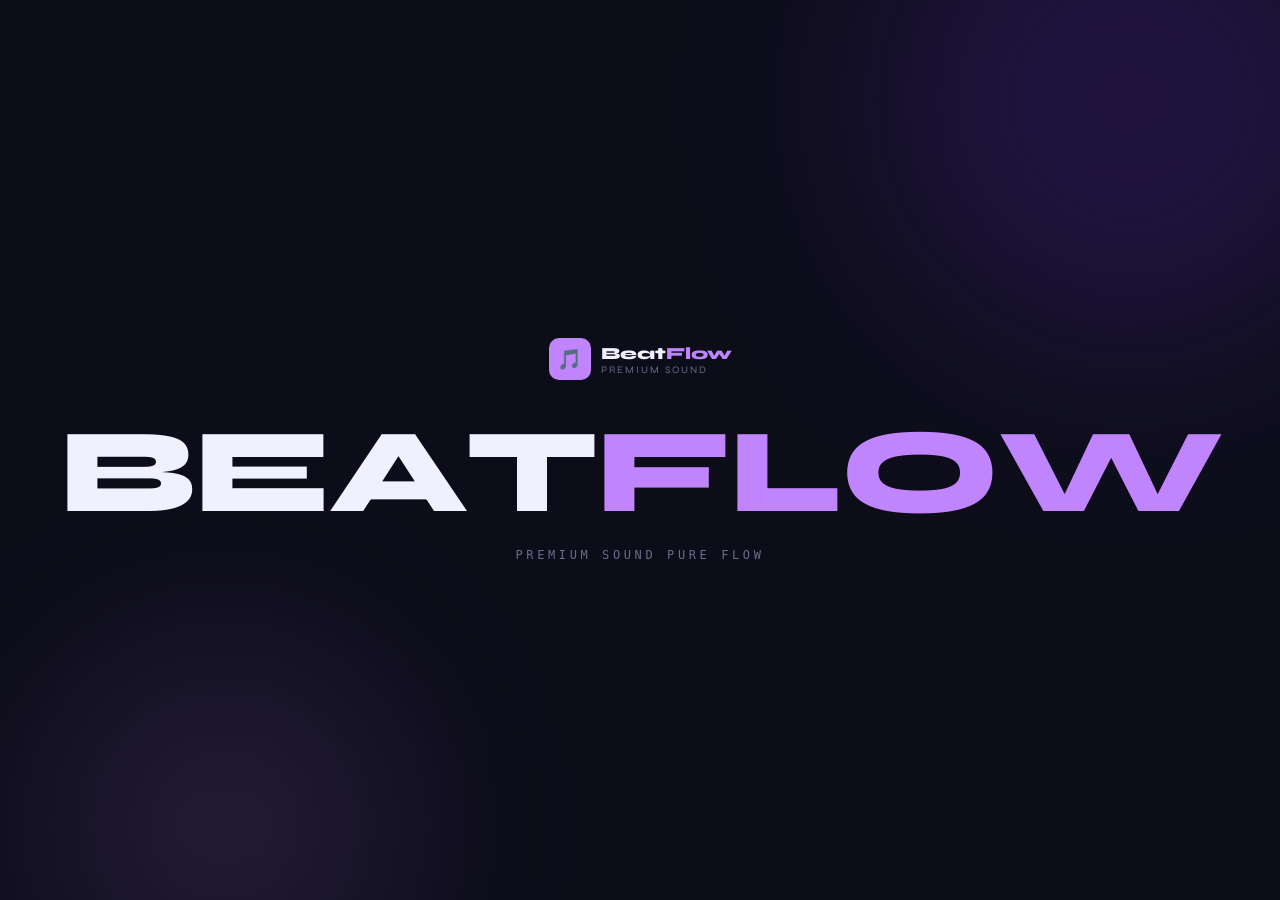
<file: index.html>
<!DOCTYPE html>
<html lang="en">
<head>
<meta charset="UTF-8">
<title>BeatFlow</title>
<link rel="stylesheet" href="css/index.css">
<link rel="stylesheet" href="css/sidebar.css">
<link rel="stylesheet" href="css/SongCard.css">
<link rel="stylesheet" href="css/player.css">
<link rel="stylesheet" href="css/library.css">
<link href="https://fonts.googleapis.com/css2?family=Syne:wght@400;700;800&family=DM+Sans:wght@400;500&display=swap" rel="stylesheet">
</head>
<body>
<div class="app-layout">
  <div class="sidebar">
    <div class="logo">
      <div class="logo-icon">🎵</div>
      <div class="logo-text">
        <h2>BeatFlow</h2>
        <p>Premium Sound</p>
      </div>
    </div>

    <span class="nav-label">Menu</span>

    <ul class="menu">
      <li onclick="navigate('Home')" id="homeBtn" class="active">
        <span class="menu-icon">🏠</span> Home
      </li>
      <li onclick="navigate('Library')" id="libBtn">
        <span class="menu-icon">🎵</span> Library
      </li>
      <li onclick="location.href='about.html'">
        <span class="menu-icon">📈</span> About
      </li>
      <li onclick="location.href='contact.html'">
        <span class="menu-icon">✉️</span> Contact
      </li>
    </ul>
  </div>
  <div class="main-content">
    <div id="homePage">
      <div class="section-header">
        <h1>Home</h1>
      </div>

      <div class="song-container" id="songs"></div>
    </div>
    <div id="libraryPage" style="display:none;">
      <div class="library-page">

        <div class="section-header">
          <h1>Library</h1>
          <p id="libCount">0 tracks saved</p>
        </div>

        <div id="libraryEmpty" class="library-empty">
          <div class="empty-icon">🎵</div>
          <h3>Your library is empty</h3>
          <p>Play a song and hit the <span>+</span> button</p>
        </div>

        <div class="song-container" id="library"></div>

      </div>
    </div>

  </div>
</div>
<template id="songCardTemplate">
  <div class="song-card">

    <div class="song-image-wrap">
      <img class="song-image">
    </div>

    <div class="song-info">
      <h3 class="song-title"></h3>
      <p class="song-artist"></p>
    </div>

    <button class="play-button">▶</button>

  </div>
</template>
<div class="player" onclick="openPlayerPage()">
  <div class="player-left" onclick="event.stopPropagation()">
    <img id="cover" src="">
    <div>
      <h4 id="title">No song selected</h4>
      <p id="artist">Pick a track</p>
    </div>

    <button id="addBtn" class="add-btn"
      onclick="event.stopPropagation(); addToLibrary()">+</button>
  </div>
  <div class="player-center">
    <button class="ctrl-btn"
      onclick="event.stopPropagation(); rewind()">⏮</button>

    <button id="playBtn" class="play-btn"
  onclick="event.stopPropagation(); togglePlay()">▶</button>

    <button class="ctrl-btn"
      onclick="event.stopPropagation(); forward()">⏭</button>
  </div>
  <div class="player-right" onclick="event.stopPropagation()">
    <input type="range" id="volume"
      min="0" max="1" step="0.01" value="0.8"
      onclick="event.stopPropagation()">
  </div>

</div>

</div>
<audio id="audio"></audio>
<script src="js/app.js">
</script>

</body>
</html>
</file>
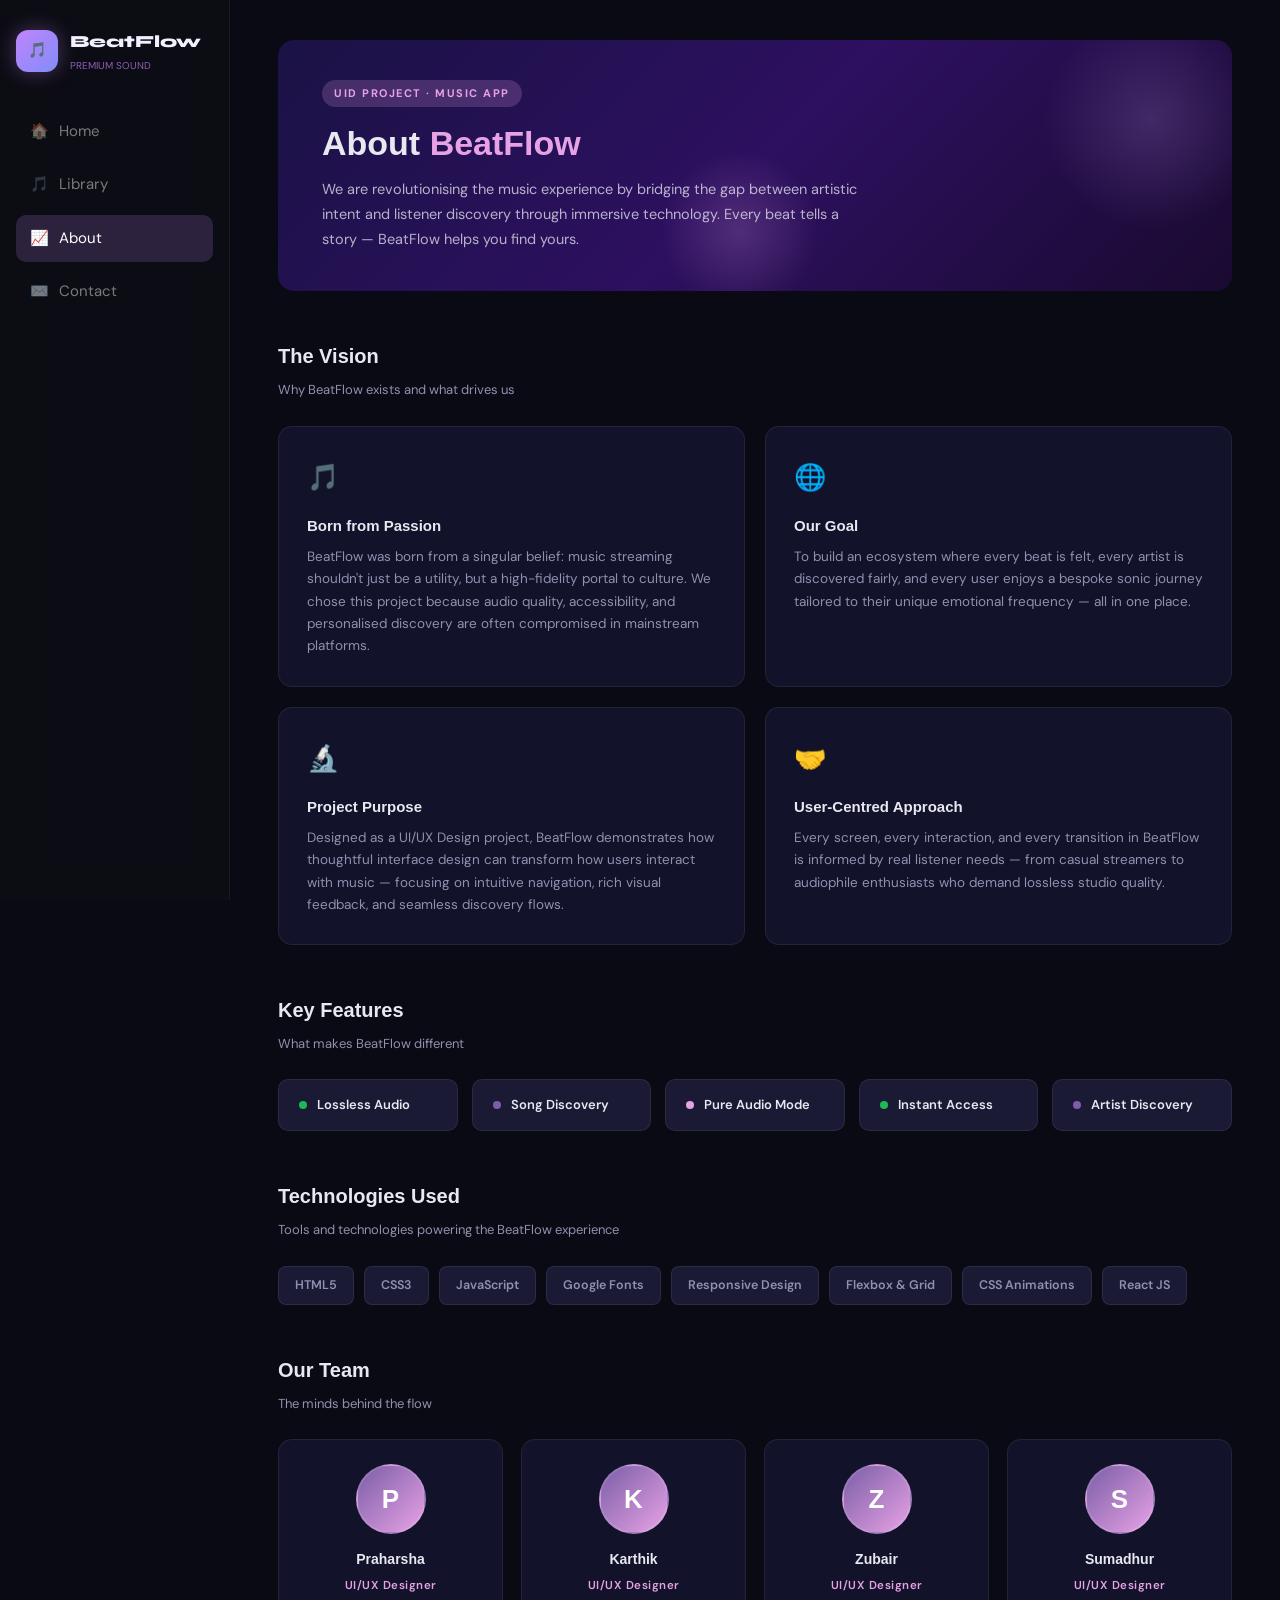
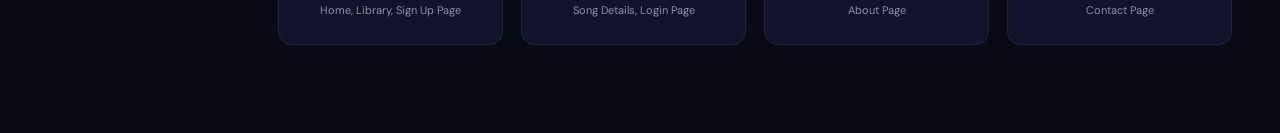
<file: about.html>
<!DOCTYPE html>
<html lang="en">
<head>
  <meta charset="UTF-8" />
  <meta name="viewport" content="width=device-width, initial-scale=1.0"/>
  <title>BeatFlow – About</title>
  <link href="https://fonts.googleapis.com/css2?family=Syne:wght@400;700;800&family=DM+Sans:wght@400;500&display=swap" rel="stylesheet">
  <style>

    * { margin: 0; padding: 0; box-sizing: border-box; }
  .main {
    opacity: 0;
    transform: translateY(30px);
    animation: fadeInUp 0.8s ease forwards;
  }
  .hero {
    opacity: 0;
    transform: translateY(30px);
    animation: fadeInUp 1s ease forwards;
  }
  .vision-card,
  .team-card {
    opacity: 0;
    transform: translateY(30px);
    animation: fadeInUp 1s ease forwards;
  }

  @keyframes fadeInUp {
    to {
      opacity: 1;
      transform: translateY(0);
    }
  }
    body {
      background: #0a0a14;
      color: #e8e8f0;
      font-family: 'DM Sans', sans-serif;
      font-size: 15px;
      line-height: 1.7;
    }
    a { text-decoration: none; color: inherit; }

    nav {
      background: #0d0d20;
      display: flex;
      align-items: center;
      justify-content: space-between;
      padding: 0 32px;
      height: 52px;
      border-bottom: 1px solid rgba(255,255,255,0.06);
      position: sticky; top: 0; z-index: 100;
    }
.sidebar {
  position: sticky;
  top: 0;
}
.sidebar {
  width: 230px;
  min-width: 230px;
  height: 100vh;
  background: rgba(14, 14, 20, 0.85);
  backdrop-filter: blur(20px);
  border-right: 1px solid rgba(255,255,255,0.06);
  padding: 28px 16px;
  display: flex;
  flex-direction: column;
}
.logo {
  display: flex;
  align-items: center;
  gap: 12px;
  margin-bottom: 30px;
}

.logo-icon {
  width: 42px;
  height: 42px;
  background: linear-gradient(135deg, #c084fc, #818cf8);
  border-radius: 12px;
  display: flex;
  align-items: center;
  justify-content: center;
  box-shadow: 0 0 20px rgba(192,132,252,0.35);
}
.logo-text h2 {
  font-family: 'Syne', sans-serif;
  font-size: 17px;
  font-weight: 800;
  color: #f1f0ff;
}
.logo-text p {
  font-size: 10px;
  color: rgba(192,132,252,0.7);
}
.menu {
  list-style: none;
  display: flex;
  flex-direction: column;
  gap: 6px;
}
.menu li {
  display: flex;
  align-items: center;
  gap: 10px;
  padding: 11px 14px;
  border-radius: 10px;
  cursor: pointer;
  color: rgba(255,255,255,0.45);
  transition: 0.2s;
}
.menu li:hover {
  color: #fff;
  background: rgba(192,132,252,0.1);
}

.menu li.active {
  color: #fff;
  background: rgba(192,132,252,0.18);
}
.nav-logo {
      font-family: 'Raleway', sans-serif;
      font-weight: 800;
      font-size: 20px;
      color: #E7A2E5;
      letter-spacing: -0.5px;
}
    .nav-logo span { color: #e8e8f0; }
    .nav-links { display: flex; gap: 28px; font-size: 13px; color: #9090b0; }
    .nav-links a:hover { color: #e8e8f0; }
    .nav-links a.active { color: #E7A2E5; font-weight: 600; }
    .nav-right { display: flex; gap: 12px; align-items: center; }
    .nav-right .icon-btn {
      background: none; border: none; cursor: pointer;
      color: #9090b0; font-size: 16px; padding: 4px 8px;
    }

    .layout { display: flex; min-height: calc(100vh - 52px); }
    .sidebar {
      width: 200px; min-width: 200px;
      background: #0d0d20;
      border-right: 1px solid rgba(255,255,255,0.05);
      padding: 24px 0;
      display: flex; flex-direction: column; gap: 4px;
    }
    .sidebar-item {
      display: flex; align-items: center; gap: 12px;
      padding: 10px 24px; font-size: 13px; color: #9090b0;
      cursor: pointer; border-left: 2px solid transparent;
      transition: all 0.2s;
    }
    .sidebar-item:hover { color: #e8e8f0; background: rgba(255,255,255,0.04); }
    .sidebar-item.active {
      color: #E7A2E5;
      border-left-color: #E7A2E5;
      background: rgba(231,162,229,0.08);
    }
    .sidebar-icon { font-size: 15px; width: 18px; text-align: center; }

    .main { flex: 1; padding: 40px 48px; overflow-y: auto; }
    .hero {
      background: linear-gradient(135deg, #1a1245 0%, #2d1060 50%, #1a0a30 100%);
      border-radius: 16px;
      padding: 40px 44px;
      margin-bottom: 48px;
      position: relative;
      overflow: hidden;
    }
    .hero::before {
      content: '';
      position: absolute; top: -30px; right: -30px;
      width: 220px; height: 220px;
      background: radial-gradient(circle, rgba(123,94,167,0.35) 0%, transparent 70%);
      border-radius: 50%;
    }
    .hero::after {
      content: '';
      position: absolute; bottom: -20px; left: 40%;
      width: 160px; height: 160px;
      background: radial-gradient(circle, rgba(231,162,229,0.2) 0%, transparent 70%);
      border-radius: 50%;
    }
    .hero-tag {
      display: inline-block;
      background: rgba(231,162,229,0.2);
      color: #E7A2E5;
      font-size: 11px; font-weight: 700;
      letter-spacing: 1.5px; text-transform: uppercase;
      padding: 4px 12px; border-radius: 20px;
      margin-bottom: 16px;
    }
    .hero h1 {
      font-family: 'Raleway', sans-serif;
      font-size: 34px; font-weight: 800;
      line-height: 1.2; margin-bottom: 14px;
      position: relative; z-index: 1;
    }
    .hero h1 span { color: #E7A2E5; }
    .hero p {
      color: rgba(232,232,240,0.75);
      max-width: 540px; font-size: 14.5px;
      position: relative; z-index: 1;
    }

    .section-title {
      font-family: 'Raleway', sans-serif;
      font-size: 20px; font-weight: 700;
      margin-bottom: 6px;
      color: #e8e8f0;
    }
    .section-sub {
      color: #9090b0; font-size: 13px;
      margin-bottom: 24px;
    }

    .vision-grid {
      display: grid;
      grid-template-columns: 1fr 1fr;
      gap: 20px;
      margin-bottom: 48px;
    }
    .vision-card {
      background: #12122a;
      border: 1px solid rgba(255,255,255,0.07);
      border-radius: 14px;
      padding: 28px;
      transition: transform 0.2s, border-color 0.2s;
    }
    .vision-card:hover {
      transform: translateY(-3px);
      border-color: rgba(231,162,229,0.3);
    }
    .vision-card .icon { font-size: 26px; margin-bottom: 14px; }
    .vision-card h3 {
      font-family: 'Raleway', sans-serif;
      font-size: 15px; font-weight: 700;
      margin-bottom: 8px;
      color: #e8e8f0;
    }
    .vision-card p { color: #9090b0; font-size: 13.5px; line-height: 1.65; }

    .features-row {
      display: flex; gap: 14px;
      margin-bottom: 48px;
      flex-wrap: wrap;
    }
    .feature-pill {
      background: #1a1a35;
      border: 1px solid rgba(255,255,255,0.07);
      border-radius: 10px;
      padding: 14px 20px;
      display: flex; align-items: center; gap: 10px;
      font-size: 13px; font-weight: 600;
      color: #e8e8f0;
      flex: 1; min-width: 140px;
    }
    .feature-pill .dot {
      width: 8px;
      height: 8px;
      border-radius: 50%;
      background: #E7A2E5;
      flex-shrink: 0;
    }
    .feature-pill .dot.green { background: #1db954; }
    .feature-pill .dot.purple { background: #7b5ea7; }

    .tech-section { margin-bottom: 48px; }
    .tech-list {
      display: flex; flex-wrap: wrap; gap: 10px;
      margin-top: 16px;
    }
    .tech-badge {
      background: #1a1a35;
      border: 1px solid rgba(255,255,255,0.08);
      border-radius: 8px;
      padding: 8px 16px;
      font-size: 12.5px; font-weight: 600; color: #9090b0;
      transition: all 0.2s;
    }
    .tech-badge:hover { color: #e8e8f0; border-color: #7b5ea7; }

    .team-grid {
      display: grid;
      grid-template-columns: repeat(4, 1fr);
      gap: 18px;
      margin-bottom: 48px;
    }
    .team-card {
      background: #12122a;
      border: 1px solid rgba(255,255,255,0.07);
      border-radius: 14px;
      padding: 24px 16px;
      text-align: center;
      transition: transform 0.2s, border-color 0.2s;
    }
    .team-card:hover {
      transform: translateY(-4px);
      border-color: rgba(123,94,167,0.4);
    }
    .avatar {
      width: 70px; height: 70px;
      border-radius: 50%;
      background: linear-gradient(135deg, #7b5ea7, #E7A2E5);
      display: flex; align-items: center; justify-content: center;
      margin: 0 auto 14px;
      font-size: 26px; font-weight: 700;
      color: #fff;
      font-family: 'Raleway', sans-serif;
      border: 2px solid rgba(255,255,255,0.1);
    }
    .team-card h4 {
      font-family: 'Raleway', sans-serif;
      font-size: 14px; font-weight: 700;
      margin-bottom: 4px;
      color: #e8e8f0;
    }
    .team-card .role {
      font-size: 11.5px; color: #E7A2E5;
      font-weight: 600; letter-spacing: 0.5px;
      margin-bottom: 6px;
    }
    .team-card .dept { font-size: 11px; color: #9090b0; }

    footer {
      text-align: center;
      padding: 20px;
      color: #9090b0;
      font-size: 12px;
      border-top: 1px solid rgba(255,255,255,0.05);
    }
.sidebar {
  width: 230px;
  min-width: 230px;
  height: 100vh;
  background: rgba(14, 14, 20, 0.85);
  backdrop-filter: blur(20px);
  border-right: 1px solid rgba(255,255,255,0.06);
  padding: 28px 16px;
  display: flex;
  flex-direction: column;
}
.logo {
  display: flex;
  align-items: center;
  gap: 12px;
  margin-bottom: 30px;
}

.logo-icon {
  width: 42px;
  height: 42px;
  background: linear-gradient(135deg, #c084fc, #818cf8);
  border-radius: 12px;
  display: flex;
  align-items: center;
  justify-content: center;
  box-shadow: 0 0 20px rgba(192,132,252,0.35);
}

.logo-text h2 {
  font-family: 'Syne', sans-serif;
  font-size: 17px;
  font-weight: 800;
  color: #f1f0ff;
}

.logo-text p {
  font-size: 10px;
  color: rgba(192,132,252,0.7);
}
.menu {
  list-style: none;
  display: flex;
  flex-direction: column;
  gap: 6px;
}

.menu li {
  display: flex;
  align-items: center;
  gap: 10px;
  padding: 11px 14px;
  border-radius: 10px;
  cursor: pointer;
  color: rgba(255,255,255,0.45);
  transition: 0.2s;
}

.menu li:hover {
  color: #fff;
  background: rgba(192,132,252,0.1);
}

.menu li.active {
  color: #fff;
  background: rgba(192,132,252,0.18);
}

    @media (max-width: 900px) {
      .sidebar {
      position: fixed;
      top: 0;
      left: -100%;
      width: 220px;
      height: 100vh;
      z-index: 1000;
      transition: left 0.3s ease;
    }
      .main { padding: 24px 20px; }
      .vision-grid { grid-template-columns: 1fr; }
      .team-grid { grid-template-columns: repeat(2, 1fr); }
    }
    @media (max-width: 500px) {
      .team-grid { grid-template-columns: 1fr 1fr; }
      .hero h1 { font-size: 24px; }
    }
  </style>
</head>
<body>

<div class="layout">

  <div class="sidebar">
  <div class="logo">
    <div class="logo-icon">🎵</div>
    <div class="logo-text">
      <h2>BeatFlow</h2>
      <p>PREMIUM SOUND</p>
    </div>
  </div>

  <ul class="menu">
    <li onclick="window.location.href='/'">
      <span class="menu-icon">🏠</span><span>Home</span>
    </li>

    <li onclick="window.location.href='index.html#library'">
    <span class="menu-icon">🎵</span><span>Library</span>
    </li>

    <li class="active" onclick="window.location.href='/about.html'">
      <span class="menu-icon">📈</span><span>About</span>
    </li>

    <li onclick="window.location.href='/contact.html'">
      <span class="menu-icon">✉️</span><span>Contact</span>
    </li>
  </ul>
</div>

  <main class="main">

    <div class="hero">
      <div class="hero-tag">UID Project · Music App</div>
      <h1>About <span>BeatFlow</span></h1>
      <p>
        We are revolutionising the music experience by bridging the gap between
        artistic intent and listener discovery through immersive technology.
        Every beat tells a story — BeatFlow helps you find yours.
      </p>
    </div>

    <div class="section-title">The Vision</div>
    <p class="section-sub">Why BeatFlow exists and what drives us</p>

    <div class="vision-grid">
      <div class="vision-card">
        <div class="icon">🎵</div>
        <h3>Born from Passion</h3>
        <p>BeatFlow was born from a singular belief: music streaming shouldn't just be a utility, but a high-fidelity portal to culture. We chose this project because audio quality, accessibility, and personalised discovery are often compromised in mainstream platforms.</p>
      </div>
      <div class="vision-card">
        <div class="icon">🌐</div>
        <h3>Our Goal</h3>
        <p>To build an ecosystem where every beat is felt, every artist is discovered fairly, and every user enjoys a bespoke sonic journey tailored to their unique emotional frequency — all in one place.</p>
      </div>
      <div class="vision-card">
        <div class="icon">🔬</div>
        <h3>Project Purpose</h3>
        <p>Designed as a UI/UX Design project, BeatFlow demonstrates how thoughtful interface design can transform how users interact with music — focusing on intuitive navigation, rich visual feedback, and seamless discovery flows.</p>
      </div>
      <div class="vision-card">
        <div class="icon">🤝</div>
        <h3>User-Centred Approach</h3>
        <p>Every screen, every interaction, and every transition in BeatFlow is informed by real listener needs — from casual streamers to audiophile enthusiasts who demand lossless studio quality.</p>
      </div>
    </div>

    <div class="section-title">Key Features</div>
    <p class="section-sub">What makes BeatFlow different</p>

    <div class="features-row">
      <div class="feature-pill"><span class="dot green"></span> Lossless Audio</div>
      <div class="feature-pill"><span class="dot purple"></span> Song Discovery</div>
      <div class="feature-pill"><span class="dot"></span> Pure Audio Mode</div>
      <div class="feature-pill"><span class="dot green"></span> Instant Access</div>
      <div class="feature-pill"><span class="dot purple"></span> Artist Discovery</div>
    </div>

    <div class="tech-section">
      <div class="section-title">Technologies Used</div>
      <p class="section-sub">Tools and technologies powering the BeatFlow experience</p>
      <div class="tech-list">
        <span class="tech-badge">HTML5</span>
        <span class="tech-badge">CSS3</span>
        <span class="tech-badge">JavaScript</span>
        <span class="tech-badge">Google Fonts</span>
        <span class="tech-badge">Responsive Design</span>
        <span class="tech-badge">Flexbox & Grid</span>
        <span class="tech-badge">CSS Animations</span>
        <span class="tech-badge">React JS</span>
      </div>
    </div>

    <div class="section-title">Our Team</div>
    <p class="section-sub">The minds behind the flow</p>

    <div class="team-grid">
      <div class="team-card">
        <div class="avatar">P</div>
        <h4>Praharsha</h4>
        <div class="role">UI/UX Designer</div>
        <div class="dept">Home, Library, Sign Up Page</div>
      </div>
      <div class="team-card">
        <div class="avatar">K</div>
        <h4>Karthik</h4>
        <div class="role">UI/UX Designer</div>
        <div class="dept">Song Details, Login Page</div>
      </div>
      <div class="team-card">
        <div class="avatar">Z</div>
        <h4>Zubair</h4>
        <div class="role">UI/UX Designer</div>
        <div class="dept">About Page</div>
      </div>
      <div class="team-card">
        <div class="avatar">S</div>
        <h4>Sumadhur</h4>
        <div class="role">UI/UX Designer</div>
        <div class="dept">Contact Page</div>
      </div>
    </div>

  </main>
</div>
</body>
</html>
</file>
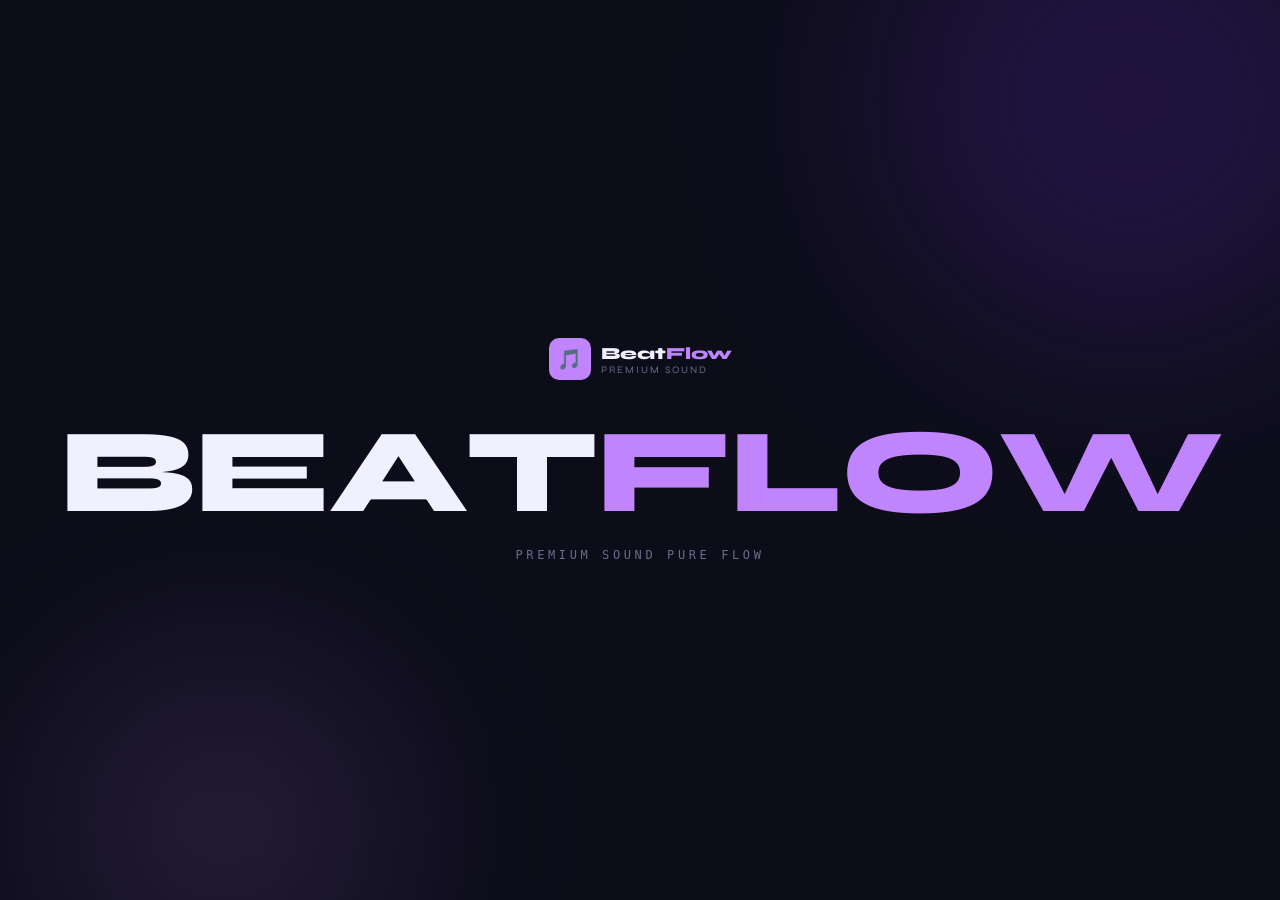
<file: loader.html>
<!DOCTYPE html>
<html lang="en">
<head>
  <meta charset="UTF-8" />
  <meta name="viewport" content="width=device-width, initial-scale=1.0"/>
  <title>BeatFlow</title>
  <link href="https://fonts.googleapis.com/css2?family=Syne:wght@800&display=swap" rel="stylesheet"/>
  <link rel="stylesheet" href="css/loader.css">
</head>
<body>
  <div class="orb1"></div>
  <div class="orb2"></div>
  <div class="logo">
    <div class="logo-icon">🎵</div>
    <div>
      <span class="logo-name">Beat<span>Flow</span></span>
      <span class="logo-tag">Premium Sound</span>
    </div>
  </div>
  <div class="title" id="title"></div>
  <p class="subtitle">Premium Sound  Pure Flow</p>
  <script>
    var word = "BEATFLOW";
    var title = document.getElementById('title');

    for (var i = 0; i < word.length; i++) {
      var span = document.createElement('span');
      if (i >= 4) {
        span.className = 'letter purple';
      } else {
        span.className = 'letter';
      }
      span.textContent = word[i];
      span.style.animationDelay = (i * 0.2) + 's';
      title.appendChild(span);
    }
    setTimeout(() => {
      window.location.href = "login.html";
    }, 5000);
  </script>
</body>
</html>
</file>
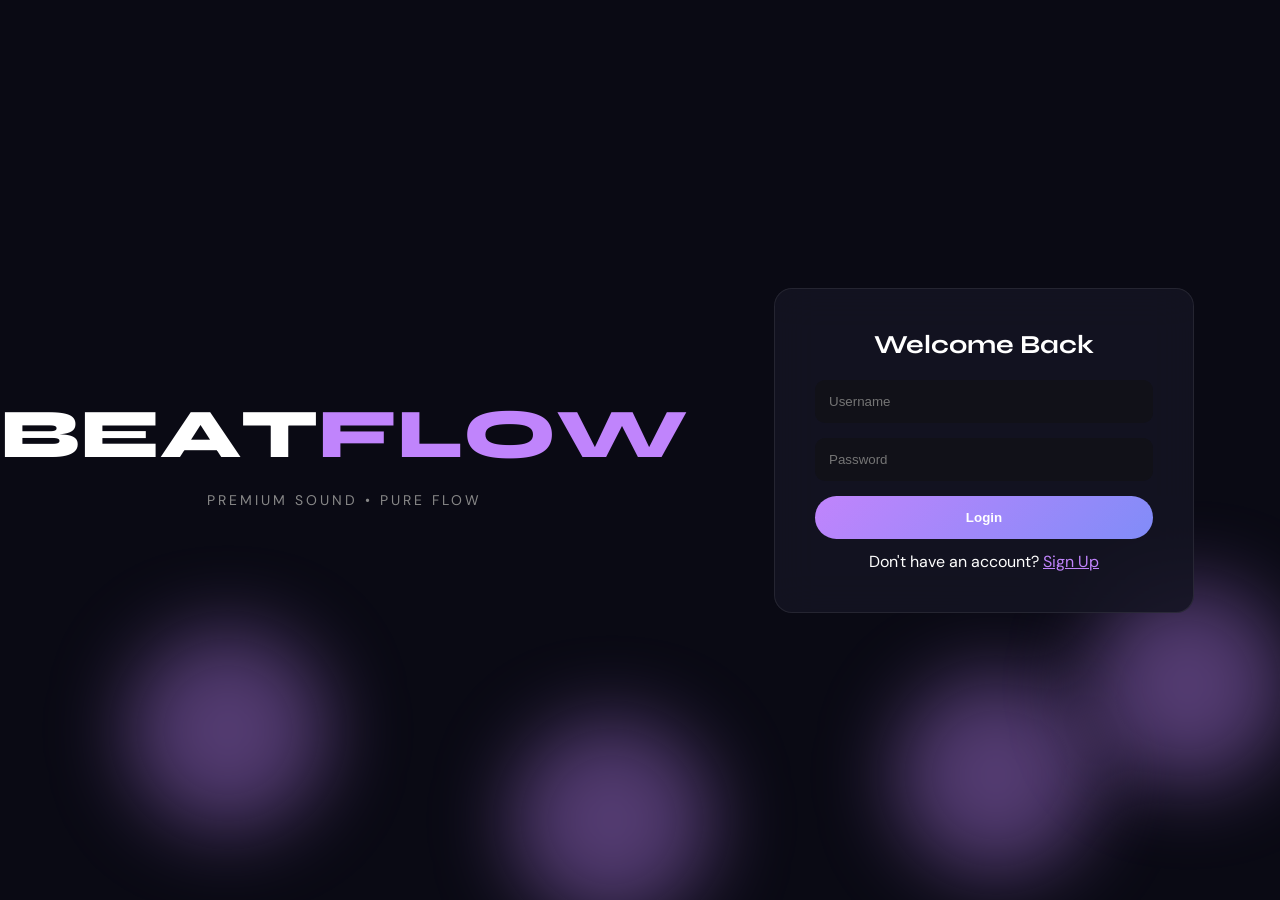
<file: login.html>
<!DOCTYPE html>
<html lang="en">
<head>
<meta charset="UTF-8">
<meta name="viewport" content="width=device-width, initial-scale=1.0">
<title>Login - BeatFlow</title>
<link href="css/login.css" rel="stylesheet">
<link href="https://fonts.googleapis.com/css2?family=Syne:wght@400;700;800&family=DM+Sans:wght@400;500&display=swap" rel="stylesheet">
</head>

<body>

<div class="bg">
  <div class="circle c1"></div>
  <div class="circle c2"></div>
  <div class="circle c3"></div>
  <div class="circle c4"></div>
</div>

<div class="wrapper">
  <div class="left">
    <div class="title" id="title"></div>
    <div class="tag">PREMIUM SOUND • PURE FLOW</div>
  </div>
  <div class="right">
    <div class="container">
      <h2>Welcome Back</h2>
      <input type="text" id="username" placeholder="Username">
      <input type="password" id="password" placeholder="Password">
      <button onclick="login()">Login</button>
      <p>Don't have an account? <a href="signup.html">Sign Up</a></p>
    </div>
  </div>
</div>

<script>
var word = "BEATFLOW";
var titleEl = document.getElementById('title');

for (var i = 0; i < word.length; i++) {
  var span = document.createElement('span');
  if (i >= 4) {
        span.className = 'letter purple';
      } else {
        span.className = 'letter';
  }
  span.textContent = word[i];
  span.style.animationDelay = (i * 0.08) + 's';
  titleEl.appendChild(span);
}
function login(){
  const username = document.getElementById("username").value
  const password = document.getElementById("password").value
  const user = JSON.parse(localStorage.getItem("user"))

  if(user && user.username === username && user.password === password){
    sessionStorage.setItem("isLoggedIn", "true")
    window.location.href = "/"
  } 
  else {
    alert("Invalid credentials")
  }
}
</script>
</body>
</html>
</file>
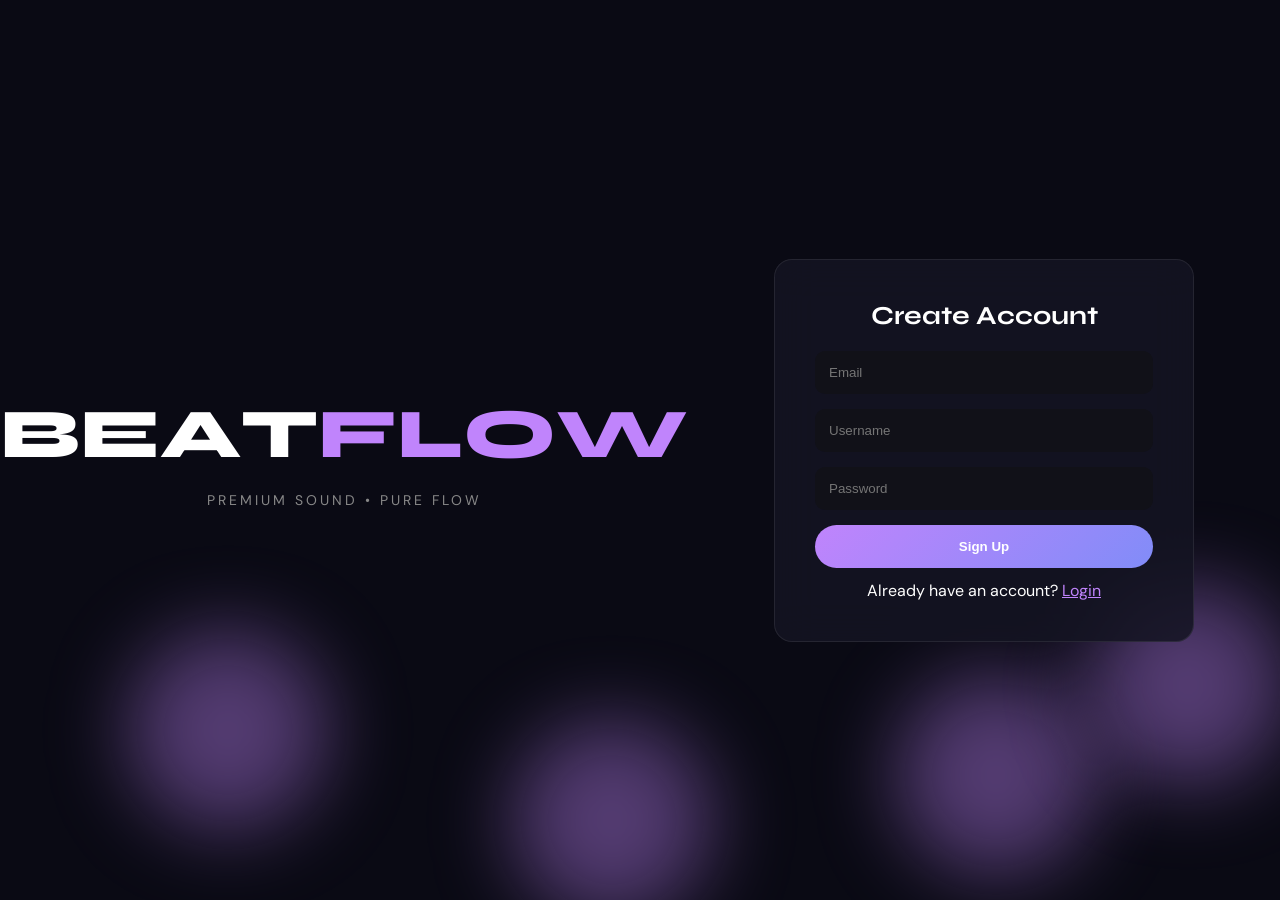
<file: signup.html>
<!DOCTYPE html>
<html lang="en">
<head>
<meta charset="UTF-8">
<meta name="viewport" content="width=device-width, initial-scale=1.0">
<title>Sign Up - BeatFlow</title>

<link href="https://fonts.googleapis.com/css2?family=Syne:wght@400;700;800&family=DM+Sans:wght@400;500&display=swap" rel="stylesheet">

<style>
*{margin:0;padding:0;box-sizing:border-box;}

body{
  font-family:'DM Sans',sans-serif;
  background:#0a0a14;
  color:#fff;
  display:flex;
  height:100vh;
}

.bg {
  position: fixed;
  inset: 0;
  z-index: -1;
}

.circle {
  position: absolute;
  width: 200px;
  height: 200px;
  border-radius: 50%;
  background: rgba(192,132,252,0.4);
  filter: blur(40px);
  animation: updown 5s infinite ease-in-out;
}

.c1 { left: 10%; top: 70%; }
.c2 { left: 40%; top: 80%; animation-delay: 1s; }
.c3 { left: 70%; top: 75%; animation-delay: 1s; }
.c4 { left: 85%; top: 65%; animation-delay: 1s; }

@keyframes updown {
  0%,100% { transform: translateY(0); }
  50% { transform: translateY(-100px); }
}
.wrapper{
  display:flex;
  width:100%;
}
.left{
  flex:1;
  display:flex;
  flex-direction:column;
  justify-content:center;
  align-items:center;
  gap:15px;
}
.title{
  display:flex;
}
.letter{
  font-family:'Syne';
  font-size:70px;
  font-weight:800;
  opacity:0;
  transform:translateY(40px);
  animation:letterIn 0.5s ease forwards;
}
.letter.purple{
  color:#c084fc;
}
@keyframes letterIn{
  to{
    opacity:1;
    transform:translateY(0);
  }
}
.tag{
  font-size:14px;
  color:#888;
  letter-spacing:3px;
}
.right{
  flex:1;
  display:flex;
  justify-content:center;
  align-items:center;
}
.container{
  width:420px;
  padding:40px;
  background:rgba(20,20,35,0.85);
  border-radius:18px;
  border:1px solid rgba(255,255,255,0.08);
  backdrop-filter:blur(20px);
}
h2{
  font-family:'Syne';
  text-align:center;
  margin-bottom:20px;
  font-size:26px;
}
input{
  width:100%;
  padding:14px;
  margin-bottom:15px;
  border-radius:10px;
  border:none;
  background:#111118;
  color:#fff;
}
button{
  width:100%;
  padding:14px;
  border:none;
  border-radius:30px;
  background:linear-gradient(135deg,#c084fc,#818cf8);
  color:white;
  font-weight:bold;
  cursor:pointer;
}
p{
  text-align:center;
  margin-top:12px;
}

a{color:#c084fc;}
@media(max-width:768px){
  .wrapper{
    flex-direction:column;
  }
}
@media (max-width: 1024px) {
  .letter {
    font-size: 50px;
  }
  .container {
    width: 360px;
    padding: 30px;
  }
  h2 {
    font-size: 22px;
  }
}
@media (max-width: 768px) {
  body {
    height: auto;
  }
  .wrapper {
    flex-direction: column;
    align-items: center;
    padding: 30px 20px;
    gap: 30px;
  }
  .left {
    order: 1;
    text-align: center;
  }
  .right {
    order: 2;
    width: 100%;
  }
  .container {
    width: 100%;
    max-width: 380px;
  }
  .letter {
    font-size: 40px;
  }
  .tag {
    font-size: 12px;
    letter-spacing: 2px;
  }
}

@media (max-width: 480px) {
  .letter {
    font-size: 30px;
  }
  .container {
    padding: 25px;
  }
  input {
    padding: 12px;
    font-size: 13px;
  }
  button {
    padding: 12px;
    font-size: 14px;
  }
  h2 {
    font-size: 20px;
  }
}
</style>
</head>

<body>

<div class="bg">
  <div class="circle c1"></div>
  <div class="circle c2"></div>
  <div class="circle c3"></div>
  <div class="circle c4"></div>
</div>

<div class="wrapper">

  <!-- LEFT -->
  <div class="left">
    <div class="title" id="title"></div>
    <div class="tag">PREMIUM SOUND • PURE FLOW</div>
  </div>

  <!-- RIGHT -->
  <div class="right">
    <div class="container">
      <h2>Create Account</h2>

      <input type="email" id="email" placeholder="Email">
      <input type="text" id="username" placeholder="Username">
      <input type="password" id="password" placeholder="Password">

      <button onclick="signup()">Sign Up</button>

      <p>Already have an account? <a href="login.html">Login</a></p>
    </div>
  </div>

</div>

<script>

var word = "BEATFLOW";
var titleEl = document.getElementById('title');

for (var i = 0; i < word.length; i++) {
  var span = document.createElement('span');
  if (i >= 4) {
        span.className = 'letter purple';
      } else {
        span.className = 'letter';
  }
  span.textContent = word[i];
  span.style.animationDelay = (i * 0.08) + 's';
  titleEl.appendChild(span);
}

function signup(){
  const email = document.getElementById("email").value
  const username=document.getElementById("username").value
  const password=document.getElementById("password").value

  if(!username || !password){
    alert("Enter all fields")
    return
  }

  localStorage.setItem("user", JSON.stringify({username,password}))
  localStorage.removeItem("isLoggedIn")

  window.location.href="login.html"
}
</script>

</body>
</html>
</file>
<file: css/index.css>
@import url('https://fonts.googleapis.com/css2?family=Syne:wght@400;600;700;800&family=DM+Sans:wght@300;400;500&display=swap');

:root {
  --bg: #0a0a0f;
  --surface: #111118;
  --surface2: #18181f;
  --surface3: #1f1f28;
  --border: rgba(255,255,255,0.07);
  --accent: #c084fc;
  --accent2: #818cf8;
  --accent3: #f472b6;
  --text: #a1a1b5;
  --text-h: #f1f0ff;
  --glow: rgba(192, 132, 252, 0.15);
}

* { box-sizing: border-box; margin: 0; padding: 0; }

body {
  font-family: 'DM Sans', sans-serif;
  background-color: var(--bg);
  color: var(--text);
  min-height: 100vh;
  overflow-x: hidden;
}

body::before {
  content: '';
  position: fixed;
  inset: 0;
  background:
    radial-gradient(ellipse 60% 50% at 15% 30%, rgba(129, 140, 248, 0.12) 0%, transparent 65%),
    radial-gradient(ellipse 50% 60% at 85% 70%, rgba(244, 114, 182, 0.10) 0%, transparent 40%),
    radial-gradient(ellipse 70% 40% at 50% 10%, rgba(192, 132, 252, 0.08) 0%, transparent 25%);
  pointer-events: none;
  z-index: 0;
}
body::after {
  content: '';
  position: fixed;
  inset: 0;
  background-image: radial-gradient(circle, rgba(255,255,255,0.04) 1px, transparent 1px);
  background-size: 32px 32px;
  pointer-events: none;
  z-index: 0;
}

#root {
  width: 100%;
  min-height: 100vh;
  display: flex;
  position: relative;
  z-index: 1;
}
.app-layout {
  display: flex;
  width: 100%;
  min-height: 100vh;
}

.main-content {
  flex: 1;
  overflow-y: auto;
}
.main-content {
  flex: 1;
  display: flex;
  flex-direction: column;
}

.song-container {
  display: flex;
  flex-wrap: wrap;
  gap: 20px;
  align-items: flex-start;
}
.player-center {
  position: absolute;
  left: 50%;
  transform: translateX(-50%);
  display: flex;
  align-items: center;
  gap: 20px;
}
.player-left {
  display: flex;
  align-items: center;
  gap: 12px;
}
.main-content {
  flex: 1;
  padding-left: 40px;  
  padding-top: 20px;   
}
.section-header {
  margin-left: 40px;  
  margin-bottom: 20px;
}
.song-container {
  padding: 40px 40px 140px;
}
.song-container {
  display: flex;
  flex-wrap: wrap;
  gap: 16px;
  padding: 40px 20px 140px; 
  width: 100%;               
  box-sizing: border-box;   
}
.page {
  opacity: 0;
  transform: translateY(20px);
  transition: all 0.4s ease;
}

.page.active {
  opacity: 1;
  transform: translateY(0);
}
.page.fade-out {
  opacity: 0;
  transform: translateY(10px);
}
</file>
<file: css/sidebar.css>
@import url('https://fonts.googleapis.com/css2?family=Syne:wght@400;600;700;800&display=swap');

.sidebar {
  width: 230px;
  min-width: 230px;
  height: 100vh;
  position: sticky;
  top: 0;
  background: rgba(14, 14, 20, 0.85);
  backdrop-filter: blur(20px);
  border-right: 1px solid rgba(255,255,255,0.06);
  display: flex;
  flex-direction: column;
  padding: 28px 16px;
  gap: 32px;
  z-index: 100;
}
.logo {
  display: flex;
  align-items: center;
  gap: 12px;
  padding: 0 8px;
}

.logo-icon {
  width: 42px;
  height: 42px;
  background: linear-gradient(135deg, #c084fc, #818cf8);
  border-radius: 12px;
  display: flex;
  align-items: center;
  justify-content: center;
  font-size: 18px;
  flex-shrink: 0;
  box-shadow: 0 0 20px rgba(192,132,252,0.35);
}

.logo-text h2 {
  font-family: 'Syne', sans-serif;
  font-size: 17px;
  font-weight: 800;
  color: #f1f0ff;
  letter-spacing: -0.3px;
  line-height: 1;
  margin-bottom: 3px;
}

.logo-text p {
  font-size: 10px;
  color: rgba(192,132,252,0.7);
  text-transform: uppercase;
  letter-spacing: 1.5px;
  font-weight: 500;
}
.nav-label {
  font-size: 10px;
  text-transform: uppercase;
  letter-spacing: 2px;
  color: rgba(255,255,255,0.2);
  font-weight: 600;
  padding: 0 12px;
  margin-bottom: -20px;
}
.menu {
  list-style: none;
  display: flex;
  flex-direction: column;
  gap: 4px;
}

.menu li {
  display: flex;
  align-items: center;
  gap: 12px;
  padding: 11px 14px;
  border-radius: 10px;
  cursor: pointer;
  color: rgba(255,255,255,0.45);
  font-size: 14px;
  font-weight: 500;
  transition: all 0.2s ease;
  position: relative;
  overflow: hidden;
}

.menu li::before {
  content: '';
  position: absolute;
  inset: 0;
  background: linear-gradient(135deg, rgba(192,132,252,0.12), rgba(129,140,248,0.08));
  opacity: 0;
  transition: opacity 0.2s ease;
  border-radius: 10px;
}

.menu li:hover {
  color: #f1f0ff;
  transform: translateX(3px);
}

.menu li:hover::before {
  opacity: 1;
}

.menu li:hover .menu-icon {
  color: #c084fc;
}

.menu li.active {
  color: #f1f0ff;
  background: linear-gradient(135deg, rgba(192,132,252,0.18), rgba(129,140,248,0.10));
  border: 1px solid rgba(192,132,252,0.2);
}

.menu li.active .menu-icon {
  color: #c084fc;
}
.menu li.active::after {
  content: '';
  position: absolute;
  right: 0;
  top: 25%;
  height: 50%;
  width: 3px;
  background: linear-gradient(to bottom, #c084fc, #818cf8);
  border-radius: 2px 0 0 2px;
}

.menu-icon {
  font-size: 16px;
  flex-shrink: 0;
  width: 18px;
  text-align: center;
}
.sidebar-bottom {
  margin-top: auto;
  display: flex;
  flex-direction: column;
  gap: 8px;
}

.sidebar-user {
  display: flex;
  align-items: center;
  gap: 10px;
  padding: 12px;
  border-radius: 12px;
  background: rgba(255,255,255,0.04);
  border: 1px solid rgba(255,255,255,0.06);
  cursor: pointer;
  transition: all 0.2s ease;
}

.sidebar-user:hover {
  background: rgba(192,132,252,0.08);
  border-color: rgba(192,132,252,0.2);
}

.user-avatar {
  width: 34px;
  height: 34px;
  border-radius: 50%;
  background: linear-gradient(135deg, #f472b6, #c084fc);
  display: flex;
  align-items: center;
  justify-content: center;
  font-size: 14px;
  flex-shrink: 0;
}

.user-info p {
  font-size: 12px;
  font-weight: 500;
  color: rgba(255,255,255,0.7);
  line-height: 1;
  margin-bottom: 2px;
}
.user-info span {
  font-size: 10px;
  color: rgba(192,132,252,0.6);
}
@media (max-width: 1024px) {
  .sidebar {
    width: 200px;
    min-width: 200px;
  }
}
@media (max-width: 768px) {
  .sidebar {
    width: 68px;
    min-width: 68px;
    padding: 20px 10px;
    align-items: center;
    gap: 24px;
  }
  .logo {
    justify-content: center;
  }
  .logo-text,
  .nav-label,
  .menu li span,
  .user-info {
    display: none;
  }
  .menu {
    gap: 8px;
  }
  .menu li {
    justify-content: center;
    padding: 12px;
    width: 100%;
  }
  .menu li::after {
    display: none;
  }
  .menu li:hover {
    transform: none;
  }
  .sidebar-user {
    justify-content: center;
    padding: 10px;
  }
  .user-avatar {
    width: 32px;
    height: 32px;
  }
}
@media (max-width: 600px) {
  .sidebar {
    position: fixed;
    left: -100%;
    top: 0;
    height: 100vh;
    width: 220px;
    min-width: 220px;
    padding: 24px 16px;
    align-items: flex-start;
    transition: left 0.3s ease;
  }
  .sidebar.active {
    left: 0;
  }
  .logo-text,
  .nav-label,
  .menu li span,
  .user-info {
    display: block;
  }
  .menu li {
    justify-content: flex-start;
  }
}
@media (max-width: 400px) {
  .sidebar {
    width: 200px;
    min-width: 200px;
    padding: 20px 14px;
  }
  .logo-icon {
    width: 38px;
    height: 38px;
  }
  .menu li {
    font-size: 13px;
    padding: 10px 12px;
  }
}
</file>
<file: css/SongCard.css>
.song-container {
  display: flex;
  flex-wrap: wrap;
  gap: 16px;
  padding: 40px 40px 140px;
  flex: 1;
  align-content: flex-start;
}

.section-header {
  width: 100%;
  margin-bottom: 8px;
}

.section-header h1 {
  font-family: 'Syne', sans-serif;
  font-size: 28px;
  font-weight: 800;
  color: #f1f0ff;
  letter-spacing: -0.5px;
  margin: 0 0 4px;
}

.section-header p {
  font-size: 13px;
  color: rgba(255,255,255,0.3);
}

.song-card {
  display: flex;
  align-items: center;
  gap: 16px;
  width: 460px;
  min-height: 180px;
  background: rgba(255,255,255,0.03);
  border: 1px solid rgba(255,255,255,0.06);
  border-radius: 18px;
  padding: 28px 24px;
  cursor: pointer;
  transition: all 0.25s ease;
  position: relative;
  overflow: hidden;
}

.song-card::before {
  content: '';
  position: absolute;
  inset: 0;
  background: linear-gradient(135deg, rgba(192,132,252,0.08), rgba(129,140,248,0.04));
  opacity: 0;
  transition: opacity 0.25s ease;
}

.song-card:hover {
  border-color: rgba(192,132,252,0.3);
  transform: translateY(-2px);
  box-shadow: 0 8px 32px rgba(192,132,252,0.15);
}

.song-card:hover::before {
  opacity: 1;
}

.song-image-wrap {
  position: relative;
  flex-shrink: 0;
}

.song-image {
  width: 175px;
  height: 175px;
  border-radius: 10px;
  object-fit: cover;
  display: block;
}

.song-info {
  flex: 1;
  min-width: 0;
  position: relative;
  z-index: 1;
}

.song-title {
  font-family: 'Syne', sans-serif;
  font-size: 20px;
  font-weight: 700;
  color: #f1f0ff;
  white-space: nowrap;
  overflow: hidden;
  text-overflow: ellipsis;
  margin: 0 0 10px;
}

.song-artist {
  font-size: 16px;
  color: rgba(255,255,255,0.4);
  margin: 0;
  white-space: nowrap;
  overflow: hidden;
  text-overflow: ellipsis;
}

.play-button {
  flex-shrink: 0;
  background: linear-gradient(135deg, #c084fc, #818cf8);
  border: none;
  border-radius: 50%;
  width: 58px;
  height: 58px;
  font-size: 20px;
  color: white;
  cursor: pointer;
  display: flex;
  align-items: center;
  justify-content: center;
  opacity: 0;
  transform: scale(0.8);
  transition: all 0.2s ease;
  position: relative;
  z-index: 1;
  box-shadow: 0 0 16px rgba(192,132,252,0.4);
}

.song-card:hover .play-button {
  opacity: 1;
  transform: scale(1);
}

.play-button:hover {
  transform: scale(1.1);
  box-shadow: 0 0 24px rgba(192,132,252,0.6);
}

@media (max-width: 600px) {
  .song-container {
    padding: 24px 16px 140px;
    gap: 12px;
  }
  .song-card {
    width: 100%;
    min-height: 90px;
  }
  .song-image {
    width: 80px;
    height: 80px;
  }
}

@media (min-width: 601px) and (max-width: 1024px) {
  .song-container {
    padding: 32px 24px 130px;
  }
  .song-card {
    width: calc(50% - 8px);
  }
}
</file>
<file: css/player.css>
.player {
  position: fixed;
  bottom: 0;
  left: 0;
  width: 100%;
  background: rgba(10, 10, 16, 0.85);
  backdrop-filter: blur(24px);
  border-top: 1px solid rgba(255,255,255,0.07);
  padding: 14px 32px;
  display: flex;
  align-items: center;
  justify-content: space-between;
  z-index: 200;
}
.player::before {
  content: '';
  position: absolute;
  top: 0;
  left: 50%;
  transform: translateX(-50%);
  width: 40%;
  height: 1px;
  background: linear-gradient(to right, transparent, rgba(192,132,252,0.5), transparent);
}
.player-left {
  display: flex;
  align-items: center;
  gap: 12px;
  min-width: 180px;
}

.player-left img {
  width: 48px;
  height: 48px;
  border-radius: 10px;
  object-fit: cover;
  border: 1px solid rgba(255,255,255,0.1);
}

.player-left h4 {
  font-family: 'Syne', sans-serif;
  font-size: 13px;
  font-weight: 700;
  color: #f1f0ff;
  margin: 0 0 3px;
  white-space: nowrap;
  overflow: hidden;
  text-overflow: ellipsis;
  max-width: 150px;
}

.player-left p {
  font-size: 11px;
  color: rgba(255,255,255,0.4);
  margin: 0;
}
.add-btn {
  width: 30px;
  height: 30px;
  border-radius: 50%;
  border: 1.5px solid rgba(192,132,252,0.5);
  background: transparent;
  color: rgba(192,132,252,0.8);
  font-size: 12px;
  cursor: pointer;
  display: flex;
  align-items: center;
  justify-content: center;
  transition: all 0.2s ease;
  flex-shrink: 0;
}

.add-btn:hover:not(.disabled) {
  background: rgba(192,132,252,0.15);
  border-color: #c084fc;
  color: #c084fc;
  transform: scale(1.1);
}

.add-btn.added {
  background: rgba(192,132,252,0.2);
  border-color: #c084fc;
  color: #c084fc;
}

.add-btn.disabled {
  opacity: 0.3;
  cursor: not-allowed;
}
.player-center {
  position: absolute;
  left: 50%;
  transform: translateX(-50%);
  display: flex;
  align-items: center;
  gap: 24px;
}

.ctrl-btn {
  background: none;
  border: none;
  color: rgba(255,255,255,0.4);
  font-size: 16px;
  cursor: pointer;
  transition: all 0.2s ease;
  display: flex;
  align-items: center;
  padding: 6px;
  border-radius: 50%;
}

.ctrl-btn:hover {
  color: #c084fc;
  transform: scale(1.1);
}

.play-btn {
  width: 44px;
  height: 44px;
  background: linear-gradient(135deg, #c084fc, #818cf8);
  border: none;
  border-radius: 50%;
  color: white;
  font-size: 14px;
  cursor: pointer;
  display: flex;
  align-items: center;
  justify-content: center;
  transition: all 0.2s ease;
  box-shadow: 0 0 20px rgba(192,132,252,0.4);
}

.play-btn:hover {
  transform: scale(1.08);
  box-shadow: 0 0 30px rgba(192,132,252,0.6);
}
.details{
  background: transparent;
  outline: none;
  border: none;
  color: white;
  cursor: pointer;
}
.player-right {
  display: flex;
  align-items: center;
  gap: 10px;
  min-width: 180px;
  justify-content: flex-end;
}

.vol-icon {
  color: rgba(255,255,255,0.35);
  font-size: 14px;
}

.vol-slider {
  -webkit-appearance: none;
  appearance: none;
  width: 90px;
  height: 3px;
  border-radius: 2px;
  background: rgba(255,255,255,0.1);
  outline: none;
  cursor: pointer;
}

.vol-slider::-webkit-slider-thumb {
  -webkit-appearance: none;
  width: 12px;
  height: 12px;
  background: #c084fc;
  border-radius: 50%;
  cursor: pointer;
  box-shadow: 0 0 8px rgba(192,132,252,0.5);
}
@media (max-width: 600px) {
  .player {
    flex-direction: column;
    gap: 10px;
    padding: 12px 16px;
  }
  .player-center {
    position: static;
    transform: none;
    order: 2;
  }
  .player-left {
    width: 100%;
    order: 1;
    justify-content: center;
    text-align: center;
    min-width: unset;
  }
  .player-right { display: none; }
}
.progress-bar {
  position: absolute;
  top: 0;
  left: 0;
  width: 100%;
  height: 3px;
  -webkit-appearance: none;
  appearance: none;
  cursor: pointer;
  background: linear-gradient(
    to right,
    #c084fc 0%,
    #c084fc var(--progress),
    rgba(255,255,255,0.1) var(--progress),
    rgba(255,255,255,0.1) 100%
  );
}
.progress-bar::-webkit-slider-thumb {
  -webkit-appearance: none;
  width: 10px;
  height: 10px;
  background: #c084fc;
  border-radius: 50%;
  box-shadow: 0 0 6px rgba(192,132,252,0.6);
}
</file>
<file: css/library.css>
.library-page {
  flex: 1;
  padding: 40px 20px 140px; 
  overflow-y: auto;
  overflow-x: hidden;      
  box-sizing: border-box;  
}

.library-empty {
  display: flex;
  flex-direction: column;
  align-items: center;
  justify-content: center;

  height: calc(100vh - 200px);
  margin: 0;
}

.empty-icon {
  font-size: 56px;
  width: 100px;
  height: 100px;
  background: rgba(192,132,252,0.08);
  border: 1px solid rgba(192,132,252,0.15);
  border-radius: 50%;
  display: flex;
  align-items: center;
  justify-content: center;
  margin-bottom: 8px;
}

.library-empty h3 {
  font-family: 'Syne', sans-serif;
  font-size: 22px;
  font-weight: 700;
  color: #f1f0ff;
  margin: 0;
}

.library-empty p {
  font-size: 14px;
  color: rgba(255,255,255,0.35);
  max-width: 280px;
  line-height: 1.6;
}

.library-empty p span {
  display: inline-flex;
  align-items: center;
  justify-content: center;
  width: 18px;
  height: 18px;
  border-radius: 50%;
  border: 1.5px solid rgba(192,132,252,0.6);
  color: #c084fc;
  font-size: 11px;
  font-weight: bold;
  vertical-align: middle;
  margin: 0 2px;
}
</file>
<file: css/loader.css>
* {
  margin: 0;
  padding: 0;
  box-sizing: border-box;
}

body {
  min-height: 100vh;
  background: #0d0d1a;
  display: flex;
  flex-direction: column;
  align-items: center;
  justify-content: center;
  font-family: 'Syne', sans-serif;
  overflow: hidden;
  position: relative;
}
.orb1 {
  position: fixed;
  width: 500px;
  height: 500px;
  background: rgba(124, 58, 237, 0.18);
  border-radius: 50%;
  top: -150px;
  right: -100px;
  filter: blur(100px);
  pointer-events: none;
}

.orb2 {
  position: fixed;
  width: 350px;
  height: 350px;
  background: rgba(192, 132, 252, 0.12);
  border-radius: 50%;
  bottom: -100px;
  left: 50px;
  filter: blur(90px);
  pointer-events: none;
}

.logo {
  display: flex;
  align-items: center;
  gap: 10px;
  margin-bottom: 32px;
  opacity: 0;
  animation: fadeUp 0.5s ease 0.1s forwards;
  position: relative;
}

.logo-icon {
  width: 42px;
  height: 42px;
  background: #c084fc;
  border-radius: 10px;
  display: flex;
  align-items: center;
  justify-content: center;
  font-size: 20px;
}

.logo-name {
  font-size: 17px;
  font-weight: 800;
  color: #f1f0ff;
  display: block;
}

.logo-name span {
  color: #c084fc;
}

.logo-tag {
  font-size: 10px;
  color: #6b6b8a;
  letter-spacing: 0.2em;
  text-transform: uppercase;
  display: block;
}

.title {
  display: flex;
  position: relative;
}

.letter {
  font-size: 120px;
  font-weight: 800;
  color: #f1f0ff;
  display: inline-block;
  opacity: 0;
  transform: translateY(50px);
  animation: letterIn 0.55s cubic-bezier(0.22, 1, 0.5, 1) forwards;
  letter-spacing: -2px;
  line-height: 1;
}

.letter.purple {
  color: #c084fc;
}

.subtitle {
  font-size: 12px;
  color: #6b6b8a;
  letter-spacing: 0.3em;
  text-transform: uppercase;
  font-family: monospace;
  margin-top: 16px;
  opacity: 0;
  animation: fadeUp 0.5s ease 1.1s forwards;
  position: relative;
}

@keyframes letterIn {
  to {
    opacity: 1;
    transform: translateY(0);
  }
}

@keyframes fadeUp {
  from {
    opacity: 0;
    transform: translateY(16px);
  }
  to {
    opacity: 1;
    transform: translateY(0);
  }
}

@media (max-width: 1024px) {
  .letter {
    font-size: 90px;
  }
  .logo {
    margin-bottom: 24px;
  }
  .subtitle {
    font-size: 11px;
  }
  .orb1 {
    width: 400px;
    height: 400px;
  }
  .orb2 {
    width: 280px;
    height: 280px;
  }
}
@media (max-width: 768px) {
  body {
    padding: 20px;
  }
  .letter {
    font-size: 70px;
  }
  .logo {
    gap: 8px;
  }
  .logo-icon {
    width: 36px;
    height: 36px;
    font-size: 16px;
  }
  .logo-name {
    font-size: 15px;
  }
  .subtitle {
    font-size: 10px;
    text-align: center;
  }
  .orb1 {
    width: 300px;
    height: 300px;
    filter: blur(80px);
  }
  .orb2 {
    width: 220px;
    height: 220px;
    filter: blur(70px);
  }
}
@media (max-width: 480px) {
  .letter {
    font-size: 50px;
  }
  .logo {
    flex-direction: column;
    text-align: center;
    gap: 6px;
  }
  .logo-name {
    font-size: 14px;
  }
  .logo-tag {
    font-size: 9px;
  }
  .subtitle {
    font-size: 9px;
    letter-spacing: 0.2em;
  }
  .orb1 {
    width: 220px;
    height: 220px;
  }
  .orb2 {
    width: 160px;
    height: 160px;
  }
}
</file>
<file: css/login.css>
*{margin:0;padding:0;box-sizing:border-box;}

body{
  font-family:'DM Sans',sans-serif;
  background:#0a0a14;
  color:#fff;
  display:flex;
  height:100vh;
}

.bg {
  position: fixed;
  inset: 0;
  z-index: -1;
}

.circle {
  position: absolute;
  width: 200px;
  height: 200px;
  border-radius: 50%;
  background: rgba(192,132,252,0.4);
  filter: blur(40px);
  animation: updown 5s infinite ease-in-out;
}

.c1 { left: 10%; top: 70%; }
.c2 { left: 40%; top: 80%; animation-delay: 1s; }
.c3 { left: 70%; top: 75%; animation-delay: 2s; }
.c4 { left: 85%; top: 65%; animation-delay: 3s; }

@keyframes updown {
  0%,100% { transform: translateY(0); }
  50% { transform: translateY(-100px); }
}

.wrapper{
  display:flex;
  width:100%;
}

.left{
  flex:1;
  display:flex;
  flex-direction:column;
  justify-content:center;
  align-items:center;
  gap:15px;
}

.title{
  display:flex;
}

.letter{
  font-family:'Syne';
  font-size:70px;
  font-weight:800;
  opacity:0;
  transform:translateY(40px);
  animation:letterIn 0.5s ease forwards;
}

.letter.purple{
  color:#c084fc;
}

@keyframes letterIn{
  to{
    opacity:1;
    transform:translateY(0);
  }
}

.tag{
  font-size:14px;
  color:#888;
  letter-spacing:3px;
}

.right{
  flex:1;
  display:flex;
  justify-content:center;
  align-items:center;
}

.container{
  width:420px;
  padding:40px;
  background:rgba(20,20,35,0.85);
  border-radius:18px;
  border:1px solid rgba(255,255,255,0.08);
  backdrop-filter:blur(20px);
}

h2{
  font-family:'Syne';
  text-align:center;
  margin-bottom:20px;
  font-size:26px;
}

input{
  width:100%;
  padding:14px;
  margin-bottom:15px;
  border-radius:10px;
  border:none;
  background:#111118;
  color:#fff;
}

button{
  width:100%;
  padding:14px;
  border:none;
  border-radius:30px;
  background:linear-gradient(135deg,#c084fc,#818cf8);
  color:white;
  font-weight:bold;
  cursor:pointer;
}

p{
  text-align:center;
  margin-top:12px;
}

a{color:#c084fc;}

@media(max-width:1024px){
  .letter{
    font-size:60px;
  }
  .container{
    width:360px;
    padding:32px;
  }
}

@media(max-width:768px){
  .wrapper{
    flex-direction:column;
  }
  .left{
    padding:30px 20px;
  }
  .right{
    padding:20px;
  }
  .container{
    width:100%;
    max-width:380px;
  }
  .letter{
    font-size:50px;
  }
}

@media(max-width:480px){
  body{
    height:auto;
    padding:20px 10px;
  }
  .left{
    gap:10px;
  }
  .letter{
    font-size:40px;
  }
  .tag{
    font-size:12px;
    letter-spacing:2px;
  }
  .container{
    padding:24px;
    border-radius:14px;
  }
  input{
    padding:12px;
  }
  button{
    padding:12px;
  }
}
</file>
